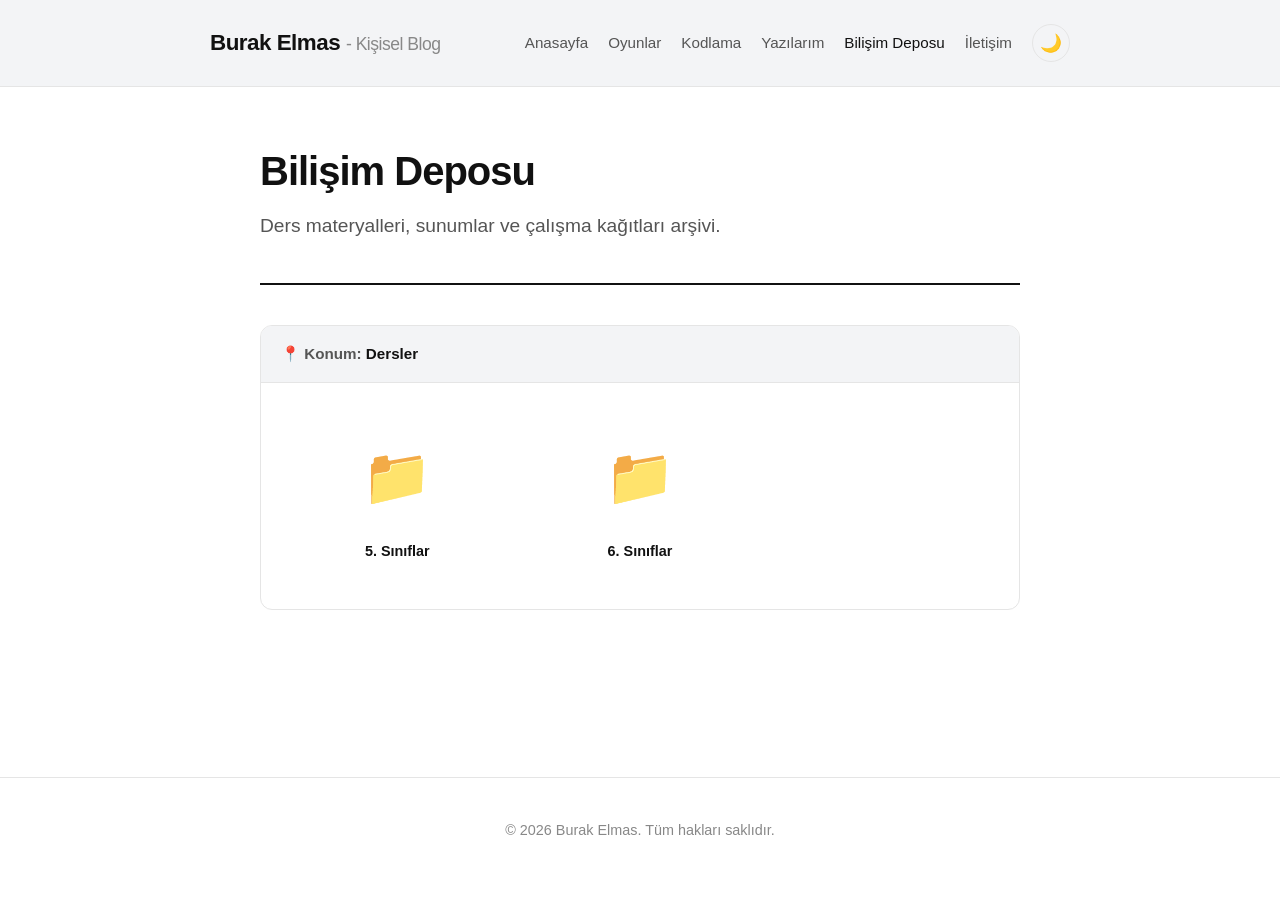
<file: bilisim-deposu.html>
<!DOCTYPE html>
<html lang="tr">
<head>
    <meta charset="UTF-8">
    <meta name="viewport" content="width=device-width, initial-scale=1.0">
    <title>Bilişim Deposu - Burak Elmas</title>
    <link rel="stylesheet" href="style.css">
</head>
<body>

    <header>
        <nav>
            <a href="index.html" class="logo">Burak Elmas <span class="logo-sub">- Kişisel Blog</span></a>

            <ul class="menu">
                <li><a href="index.html">Anasayfa</a></li>
                <li><a href="oyunlar.html">Oyunlar</a></li>
                <li><a href="kodlama.html">Kodlama</a></li>
                <li><a href="yazilarim.html">Yazılarım</a></li>
                <li><a href="bilisim-deposu.html" class="active">Bilişim Deposu</a></li>
                <li><a href="iletisim.html">İletişim</a></li>
                <li><button id="theme-toggle" class="theme-btn" title="Temayı Değiştir">🌙</button></li>
            </ul>
        </nav>
    </header>

    <main>
        <section class="hero">
            <h1>Bilişim Deposu</h1>
            <p>Ders materyalleri, sunumlar ve çalışma kağıtları arşivi.</p>
        </section>

        <section class="file-manager">
            
            <div class="path-bar">
                <span>📍 Konum: </span>
                <span id="current-path" class="path-text">Dersler</span>
            </div>

            <div id="explorer-window" class="explorer-grid">
                </div>

        </section>
    </main>

    <footer>
        <p>&copy; 2026 Burak Elmas. Tüm hakları saklıdır.</p>
    </footer>

    <script>
// --- KLASÖR VE DOSYA SİSTEMİ ---
        const dosyaSistemi = {
            "Dersler": [
                { tip: "klasor", ad: "5. Sınıflar", hedef: "5. Siniflar" },
                { tip: "klasor", ad: "6. Sınıflar", hedef: "6. Siniflar" }

            ],
            
            // --- 5. SINIFLAR ANA KLASÖRÜ ---
            "5. Siniflar": [
                { tip: "klasor", ad: "Ana Dizine Dön", hedef: "Dersler", ikon: "↩️" },
                { tip: "klasor", ad: "Mart-Son", hedef: "5. Siniflar - Mart-Son" },
                { tip: "klasor", ad: "Nisan-1", hedef: "5. Siniflar - Nisan-1" },
                { tip: "klasor", ad: "Nisan-2", hedef: "5. Siniflar - Nisan-2" },
                { tip: "klasor", ad: "Nisan-3", hedef: "5. Siniflar - Nisan-3" }
        
            ],
            
            // --- 6. SINIFLAR ANA KLASÖRÜ ---
            "6. Siniflar": [
                { tip: "klasor", ad: "Ana Dizine Dön", hedef: "Dersler", ikon: "↩️" },
                { tip: "klasor", ad: "Mart-Son", hedef: "6. Siniflar - Mart-Son" },
                { tip: "klasor", ad: "Nisan-1", hedef: "6. Siniflar - Nisan-1" },
                { tip: "klasor", ad: "Nisan-2", hedef: "6. Siniflar - Nisan-2" },
                { tip: "klasor", ad: "Nisan-3", hedef: "6. Siniflar - Nisan-3" }
            ],

            

            // --- YENİ EKLENEN ALT KLASÖRLERİN İÇERİKLERİ ---
            // Bu klasörlere şimdilik sadece "Geri Dön" butonu ekledik. Kendi ders materyallerini buralara yerleştirebilirsin.
            
            "5. Siniflar - Mart-Son": [ { tip: "klasor", ad: "Üst Klasöre Dön", hedef: "5. Siniflar", ikon: "↩️" },
                { tip: "dosya", ad: "Problem-Belirleme-ve-Algoritma-Olusturma-1.pdf", url: "dersler/5_sinif/Problem-Belirleme-ve-Algoritma-Olusturma-1.pdf" },
                { tip: "dosya", ad: "problem çözme oyunu.pptx", url: "dersler/5_sinif/problem çözme oyunu.pptx" },
                { tip: "dosya", ad: "2.Dönem 2. Hafta Problem Çözme Stratejileri.pptx", url: "dersler/5_sinif/2.Dönem 2. Hafta Problem Çözme Stratejileri.pptx" },
                { tip: "dosya", ad: "2. Dönem 1. Hafta Problem.pptx", url: "dersler/5_sinif/2. Dönem 1. Hafta Problem.pptx" }
 ],
            "5. Siniflar - Nisan-1": [ { tip: "klasor", ad: "Üst Klasöre Dön", hedef: "5. Siniflar", ikon: "↩️" } ],
            "5. Siniflar - Nisan-2": [ { tip: "klasor", ad: "Üst Klasöre Dön", hedef: "5. Siniflar", ikon: "↩️" } ],
            "5. Siniflar - Nisan-3": [ { tip: "klasor", ad: "Üst Klasöre Dön", hedef: "5. Siniflar", ikon: "↩️" } ],

            "6. Siniflar - Mart-Son": [ { tip: "klasor", ad: "Üst Klasöre Dön", hedef: "6. Siniflar", ikon: "↩️" } ],
            "6. Siniflar - Nisan-1": [ { tip: "klasor", ad: "Üst Klasöre Dön", hedef: "6. Siniflar", ikon: "↩️" } ],
            "6. Siniflar - Nisan-2": [ { tip: "klasor", ad: "Üst Klasöre Dön", hedef: "6. Siniflar", ikon: "↩️" } ],
            "6. Siniflar - Nisan-3": [ { tip: "klasor", ad: "Üst Klasöre Dön", hedef: "6. Siniflar", ikon: "↩️" } ]
        };

        const explorerWindow = document.getElementById('explorer-window');
        const currentPathText = document.getElementById('current-path');

        // Uzantıya göre uygun emojiyi seçen fonksiyon
        function getDosyaIkonu(dosyaAdi) {
            const ad = dosyaAdi.toLowerCase();
            if (ad.endsWith('.pdf')) return '📕'; 
            if (ad.endsWith('.pptx') || ad.endsWith('.ppt')) return '📊'; 
            if (ad.endsWith('.docx') || ad.endsWith('.doc')) return '📝'; 
            if (ad.endsWith('.xlsx') || ad.endsWith('.xls')) return '📈'; 
            if (ad.endsWith('.zip') || ad.endsWith('.rar')) return '🗂️'; 
            if (ad.endsWith('.png') || ad.endsWith('.jpg') || ad.endsWith('.jpeg')) return '🖼️'; 
            return '📄'; 
        }

        // Klasör içeriğini ekrana çizen fonksiyon
        function klasoruAc(klasorAdi) {
            explorerWindow.innerHTML = ''; 
            currentPathText.innerText = klasorAdi; 

            const icerikler = dosyaSistemi[klasorAdi];

            icerikler.forEach(oge => {
                const itemDiv = document.createElement('div');
                itemDiv.classList.add('explorer-item');

                if (oge.tip === "klasor") {
                    itemDiv.innerHTML = `
                        <div class="item-icon">${oge.ikon ? oge.ikon : '📁'}</div>
                        <div class="item-name">${oge.ad}</div>
                    `;
                    itemDiv.onclick = () => klasoruAc(oge.hedef); 
                } else if (oge.tip === "dosya") {
                    const dosyaIkonu = getDosyaIkonu(oge.ad);
                    itemDiv.innerHTML = `
                        <div class="item-icon">${dosyaIkonu}</div>
                        <div class="item-name">${oge.ad}</div>
                        <a href="${oge.url}" download class="item-download" title="İndir">⬇️</a>
                    `;
                }

                explorerWindow.appendChild(itemDiv);
            });
        }

        // Başlangıçta ana dizini aç
        klasoruAc("Dersler");
// --- Karanlık Mod Scripti ---
        const themeToggle = document.getElementById('theme-toggle');
        const body = document.body;
        
        // Sayfa yüklendiğinde eski tercihi kontrol et
        if (localStorage.getItem('theme') === 'dark') {
            body.classList.add('dark-mode');
            themeToggle.innerHTML = '☀️';
        }

        // Butona tıklandığında temayı değiştir
        themeToggle.addEventListener('click', () => {
            body.classList.toggle('dark-mode');
            if (body.classList.contains('dark-mode')) {
                localStorage.setItem('theme', 'dark');
                themeToggle.innerHTML = '☀️';
            } else {
                localStorage.setItem('theme', 'light');
                themeToggle.innerHTML = '🌙';
            }
        });

                </script>
</body>
</html>
</file>
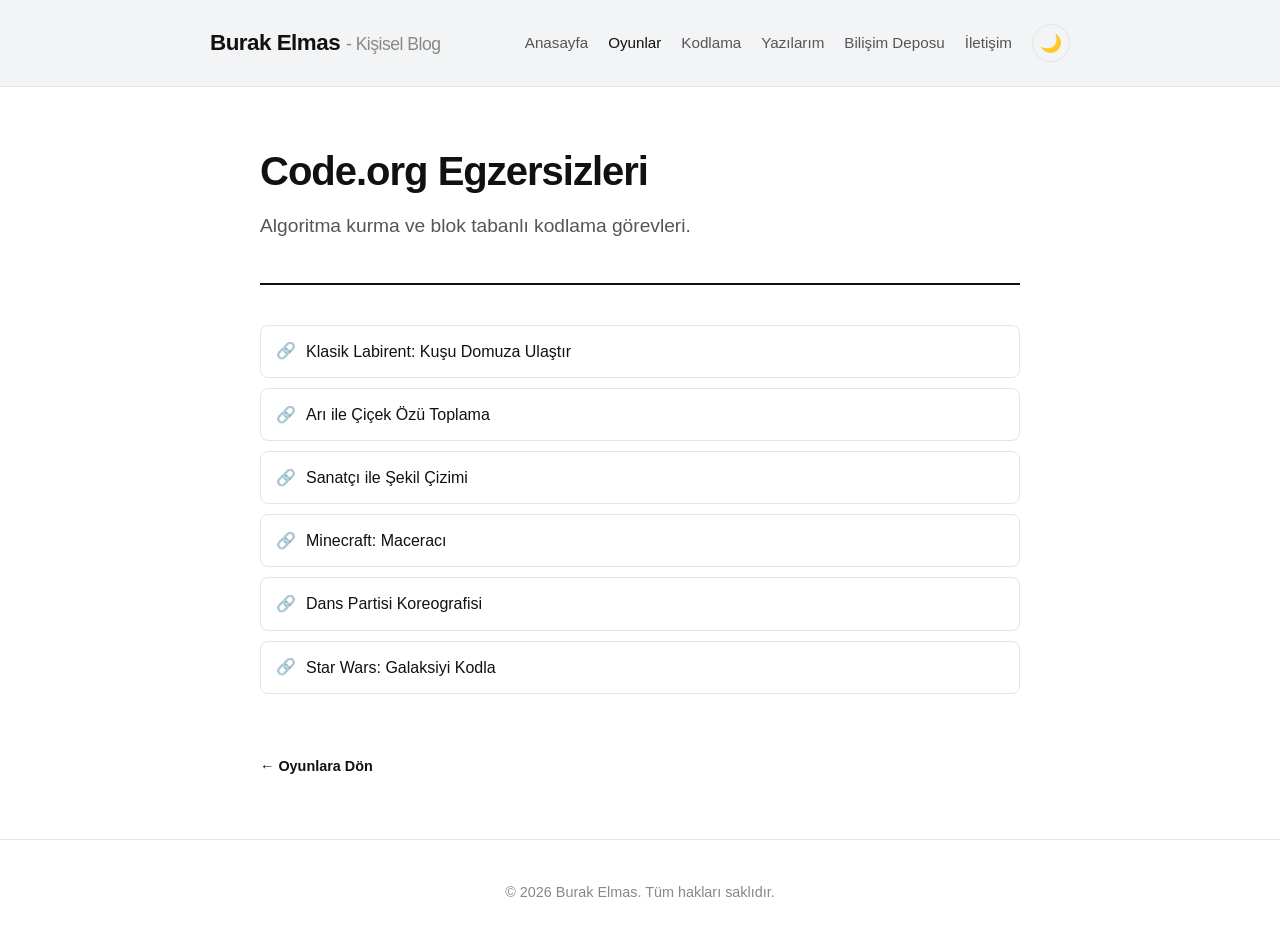
<file: codeorg.html>
<!DOCTYPE html>
<html lang="tr">
<head>
    <meta charset="UTF-8">
    <meta name="viewport" content="width=device-width, initial-scale=1.0">
    <title>Code.org Egzersizleri - Burak Elmas</title>
    <link rel="stylesheet" href="style.css">
</head>
<body>
    <header>
        <nav>
            <a href="index.html" class="logo">Burak Elmas <span class="logo-sub">- Kişisel Blog</span></a>

            <ul class="menu">
                <li><a href="index.html">Anasayfa</a></li>
                <li><a href="oyunlar.html" class="active">Oyunlar</a></li>
                <li><a href="#">Kodlama</a></li>
                <li><a href="yazilarim.html">Yazılarım</a></li>
                <li><a href="bilisim-deposu.html">Bilişim Deposu</a></li>
                <li><a href="iletisim.html">İletişim</a></li>
                <li><button id="theme-toggle" class="theme-btn">🌙</button></li>
            </ul>
        </nav>
    </header>

    <main>
        <section class="hero">
            <h1>Code.org Egzersizleri</h1>
            <p>Algoritma kurma ve blok tabanlı kodlama görevleri.</p>
        </section>

        <section class="link-groups-container">
            <div class="link-group">
                <div class="grouped-links">
                    <a href="https://studio.code.org/s/course1/lessons/4/levels/1" target="_blank">Klasik Labirent: Kuşu Domuza Ulaştır</a>
                    <a href="https://studio.code.org/s/course1/lessons/8/levels/1" target="_blank">Arı ile Çiçek Özü Toplama</a>
                    <a href="https://studio.code.org/s/course1/lessons/13/levels/1" target="_blank">Sanatçı ile Şekil Çizimi</a>
                    <a href="https://studio.code.org/s/mc/lessons/1/levels/1" target="_blank">Minecraft: Maceracı</a>
                    <a href="https://studio.code.org/s/dance-2019/lessons/1/levels/1" target="_blank">Dans Partisi Koreografisi</a>
                    <a href="https://studio.code.org/s/starwarsblocks/lessons/1/levels/1" target="_blank">Star Wars: Galaksiyi Kodla</a>
                </div>
            </div>

            <a href="oyunlar.html" class="read-more" style="margin-top: 20px; display: inline-block;">&larr; Oyunlara Dön</a>
        </section>
    </main>

    <footer>
        <p>&copy; 2026 Burak Elmas. Tüm hakları saklıdır.</p>
    </footer>

    <script>
        const themeToggle = document.getElementById('theme-toggle');
        const body = document.body;
        if (localStorage.getItem('theme') === 'dark') {
            body.classList.add('dark-mode');
            themeToggle.innerHTML = '☀️';
        }
        themeToggle.addEventListener('click', () => {
            body.classList.toggle('dark-mode');
            localStorage.setItem('theme', body.classList.contains('dark-mode') ? 'dark' : 'light');
            themeToggle.innerHTML = body.classList.contains('dark-mode') ? '☀️' : '🌙';
        });
    </script>
</body>
</html>
</file>
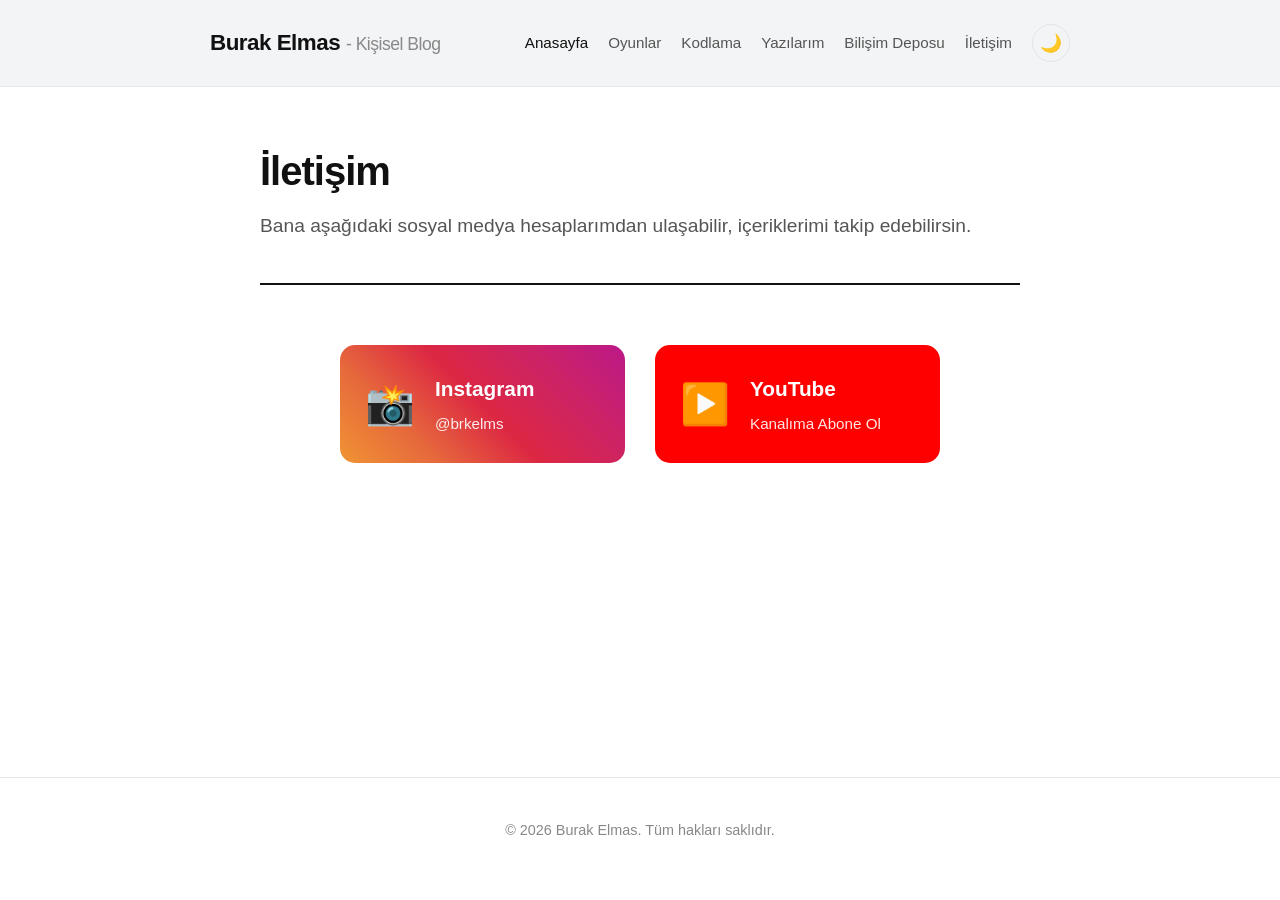
<file: iletisim.html>
<!DOCTYPE html>
<html lang="tr">
<head>
    <meta charset="UTF-8">
    <meta name="viewport" content="width=device-width, initial-scale=1.0">
    <title>İletişim - Burak Elmas</title>
    <link rel="stylesheet" href="style.css">
</head>
<body>

    <header>
        <nav>
            <a href="index.html" class="logo">Burak Elmas <span class="logo-sub">- Kişisel Blog</span></a>

            <ul class="menu">
                <li><a href="index.html" class="active">Anasayfa</a></li>
                <li><a href="oyunlar.html">Oyunlar</a></li>
                <li><a href="kodlama.html">Kodlama</a></li>
                <li><a href="yazilarim.html">Yazılarım</a></li>
                <li><a href="bilisim-deposu.html">Bilişim Deposu</a></li>
                <li><a href="iletisim.html">İletişim</a></li>
                <li><button id="theme-toggle" class="theme-btn" title="Temayı Değiştir">🌙</button></li>
            </ul>
        </nav>
    </header>

    <main>
        <section class="hero">
            <h1>İletişim</h1>
            <p>Bana aşağıdaki sosyal medya hesaplarımdan ulaşabilir, içeriklerimi takip edebilirsin.</p>
        </section>

        <section class="contact-section">
            <div class="social-links">
                
                <a href="https://instagram.com/brkelms" target="_blank" class="social-card instagram">
                    <div class="social-icon">📸</div>
                    <div class="social-text">
                        <h3>Instagram</h3>
                        <p>@brkelms</p>
                    </div>
                </a>

                <a href="https://youtube.com/@burakelmas5433" target="_blank" class="social-card youtube">
                    <div class="social-icon">▶️</div>
                    <div class="social-text">
                        <h3>YouTube</h3>
                        <p>Kanalıma Abone Ol</p>
                    </div>
                </a>

            </div>
        </section>
    </main>

    <footer>
        <p>&copy; 2026 Burak Elmas. Tüm hakları saklıdır.</p>
    </footer>

    <script>
        const themeToggle = document.getElementById('theme-toggle');
        const body = document.body;

        if (localStorage.getItem('theme') === 'dark') {
            body.classList.add('dark-mode');
            themeToggle.innerHTML = '☀️';
        }

        themeToggle.addEventListener('click', () => {
            body.classList.toggle('dark-mode');
            if (body.classList.contains('dark-mode')) {
                localStorage.setItem('theme', 'dark');
                themeToggle.innerHTML = '☀️';
            } else {
                localStorage.setItem('theme', 'light');
                themeToggle.innerHTML = '🌙';
            }
        });
    </script>

</body>
</html>
</file>
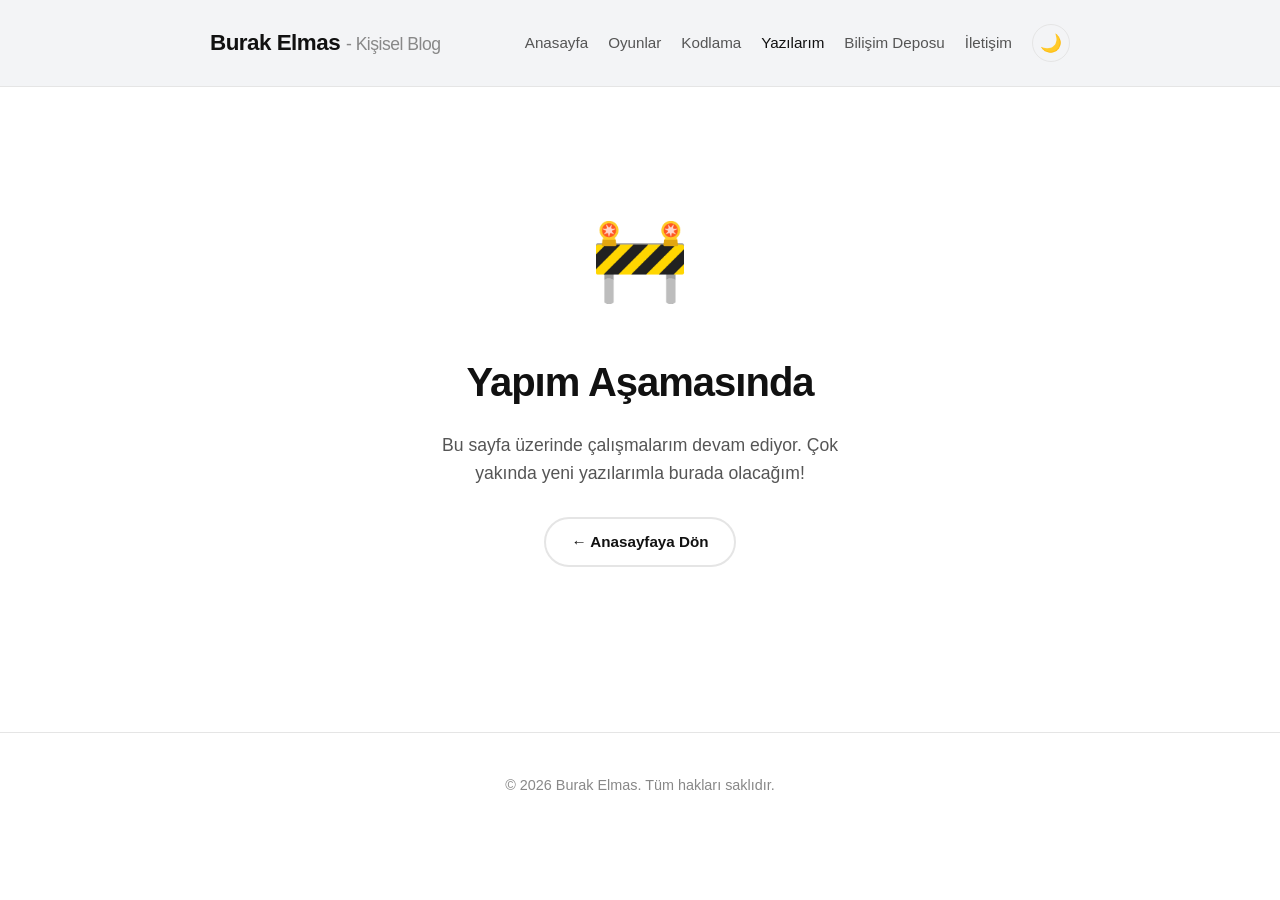
<file: kodlama.html>
<!DOCTYPE html>
<html lang="tr">
<head>
    <meta charset="UTF-8">
    <meta name="viewport" content="width=device-width, initial-scale=1.0">
    <title>Yazılarım - Burak Elmas</title>
    <link rel="stylesheet" href="style.css">
</head>
<body>

    <header>
        <nav>
            <div class="logo">Burak Elmas <span class="logo-sub">- Kişisel Blog</span></div>
            <ul class="menu">
                <li><a href="index.html">Anasayfa</a></li>
                <li><a href="oyunlar.html">Oyunlar</a></li>
                <li><a href="#">Kodlama</a></li>
                <li><a href="yazilarim.html" class="active">Yazılarım</a></li>
                <li><a href="bilisim-deposu.html">Bilişim Deposu</a></li>
                <li><a href="iletisim.html">İletişim</a></li>
                <li><button id="theme-toggle" class="theme-btn" title="Temayı Değiştir">🌙</button></li>
            </ul>
        </nav>
    </header>

    <main class="construction-main">
        <div class="construction-container">
            <div class="construction-icon">🚧</div>
            <h1>Yapım Aşamasında</h1>
            <p>Bu sayfa üzerinde çalışmalarım devam ediyor. Çok yakında yeni yazılarımla burada olacağım!</p>
            <a href="index.html" class="back-btn">&larr; Anasayfaya Dön</a>
        </div>
    </main>

    <footer>
        <p>&copy; 2026 Burak Elmas. Tüm hakları saklıdır.</p>
    </footer>

    <script>
        const themeToggle = document.getElementById('theme-toggle');
        const body = document.body;

        if (localStorage.getItem('theme') === 'dark') {
            body.classList.add('dark-mode');
            themeToggle.innerHTML = '☀️';
        }

        themeToggle.addEventListener('click', () => {
            body.classList.toggle('dark-mode');
            if (body.classList.contains('dark-mode')) {
                localStorage.setItem('theme', 'dark');
                themeToggle.innerHTML = '☀️';
            } else {
                localStorage.setItem('theme', 'light');
                themeToggle.innerHTML = '🌙';
            }
        });
    </script>

</body>
</html>
</file>
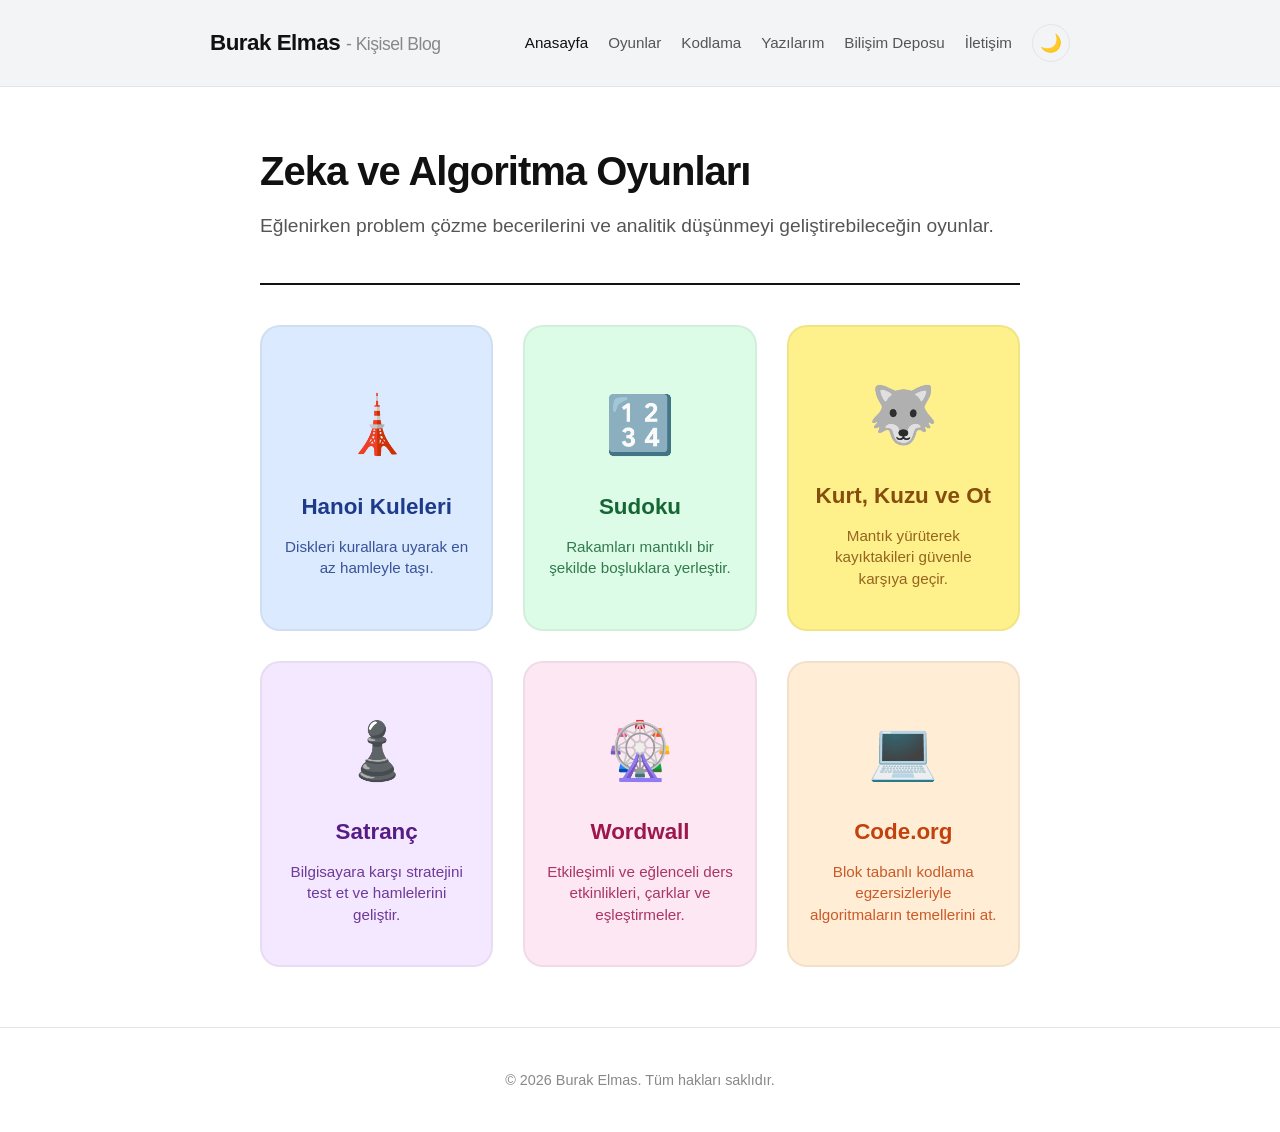
<file: oyunlar.html>
<!DOCTYPE html>
<html lang="tr">
<head>
    <meta charset="UTF-8">
    <meta name="viewport" content="width=device-width, initial-scale=1.0">
    <title>Oyunlar - Burak Elmas</title>
    <link rel="stylesheet" href="style.css">
</head>
<body>

    <header>
        <nav>
            <a href="index.html" class="logo">Burak Elmas <span class="logo-sub">- Kişisel Blog</span></a>
            <ul class="menu">
               <li><a href="index.html" class="active">Anasayfa</a></li>
                <li><a href="oyunlar.html">Oyunlar</a></li>
                <li><a href="kodlama.html">Kodlama</a></li>
                <li><a href="yazilarim.html">Yazılarım</a></li>
                <li><a href="bilisim-deposu.html">Bilişim Deposu</a></li>
                <li><a href="iletisim.html">İletişim</a></li>
                <li><button id="theme-toggle" class="theme-btn" title="Temayı Değiştir">🌙</button></li>
            </ul>
        </nav>
    </header>

    <main>
        <section class="hero">
            <h1>Zeka ve Algoritma Oyunları</h1>
            <p>Eğlenirken problem çözme becerilerini ve analitik düşünmeyi geliştirebileceğin oyunlar.</p>
        </section>

        <section class="games-section">
            <div class="games-grid">
                
                <a href="https://www.zekatestimerkezi.com/zekaoyunlari/hanoiKuleleri.php" target="_blank" class="game-card hanoi">
                    <div class="game-icon">🗼</div>
                    <h3>Hanoi Kuleleri</h3>
                    <p>Diskleri kurallara uyarak en az hamleyle taşı.</p>
                </a>

                <a href="https://sudokus.biz/" target="_blank" class="game-card sudoku">
                    <div class="game-icon">🔢</div>
                    <h3>Sudoku</h3>
                    <p>Rakamları mantıklı bir şekilde boşluklara yerleştir.</p>
                </a>

                <a href="https://www.dersimiz.com/oyna-boya/?oyun=15" target="_blank" class="game-card kurt">
                    <div class="game-icon">🐺</div>
                    <h3>Kurt, Kuzu ve Ot</h3>
                    <p>Mantık yürüterek kayıktakileri güvenle karşıya geçir.</p>
                </a>

<a href="https://www.chess.com/tr/play/computer" target="_blank" class="game-card satranc">
                    <div class="game-icon">♟️</div>
                    <h3>Satranç</h3>
                    <p>Bilgisayara karşı stratejini test et ve hamlelerini geliştir.</p>
                </a>
<a href="wordwall.html" class="game-card wordwall">
                    <div class="game-icon">🎡</div>
                    <h3>Wordwall</h3>
                    <p>Etkileşimli ve eğlenceli ders etkinlikleri, çarklar ve eşleştirmeler.</p>
                </a>

                <a href="codeorg.html" class="game-card codeorg">
                    <div class="game-icon">💻</div>
                    <h3>Code.org</h3>
                    <p>Blok tabanlı kodlama egzersizleriyle algoritmaların temellerini at.</p>
                </a>

            </div>
        </section>
    </main>

    <footer>
        <p>&copy; 2026 Burak Elmas. Tüm hakları saklıdır.</p>
    </footer>

    <script>
        const themeToggle = document.getElementById('theme-toggle');
        const body = document.body;

        if (localStorage.getItem('theme') === 'dark') {
            body.classList.add('dark-mode');
            themeToggle.innerHTML = '☀️';
        }

        themeToggle.addEventListener('click', () => {
            body.classList.toggle('dark-mode');
            if (body.classList.contains('dark-mode')) {
                localStorage.setItem('theme', 'dark');
                themeToggle.innerHTML = '☀️';
            } else {
                localStorage.setItem('theme', 'light');
                themeToggle.innerHTML = '🌙';
            }
        });
    </script>

</body>
</html>
</file>
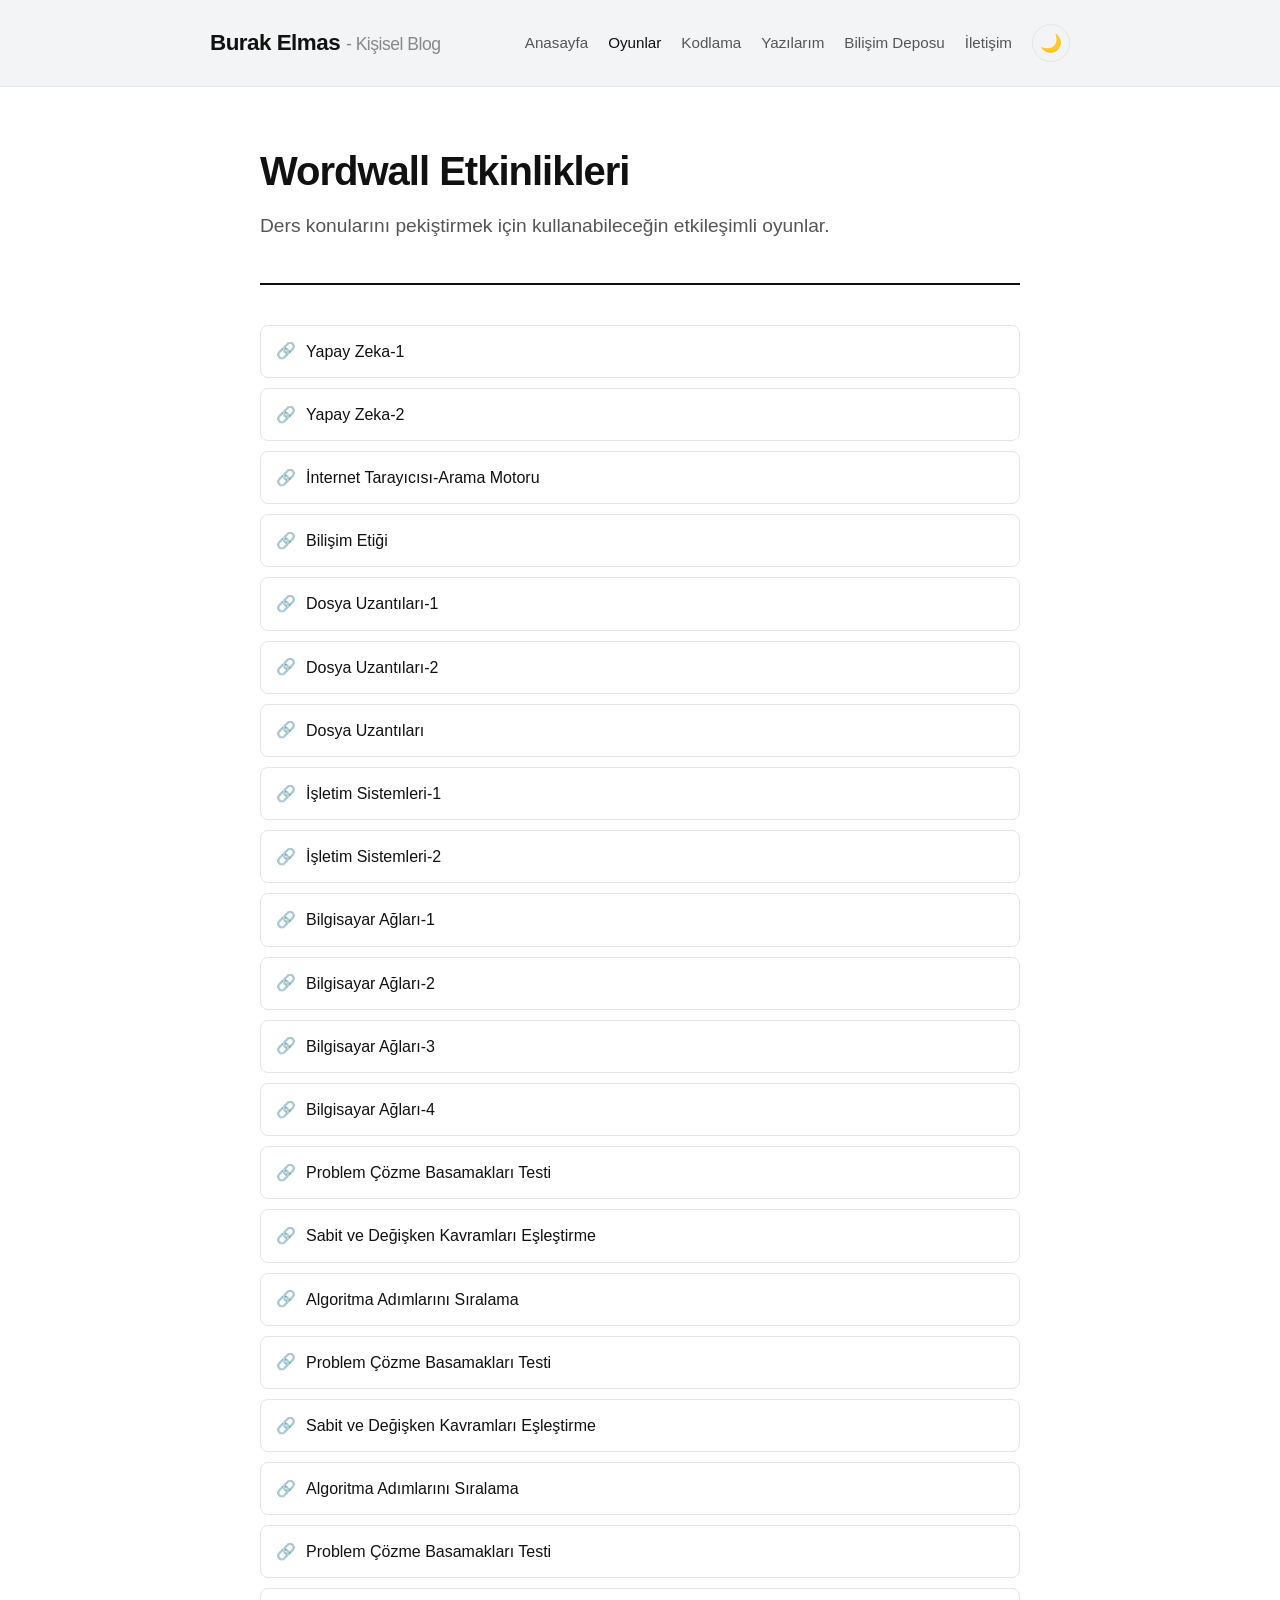
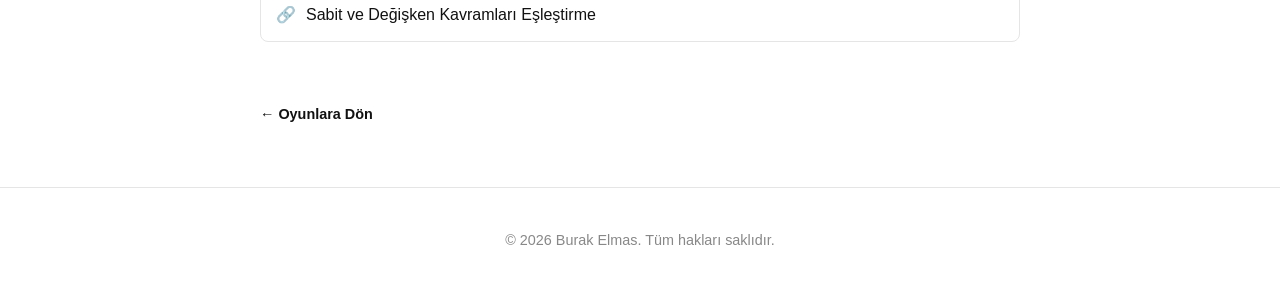
<file: wordwall.html>
<!DOCTYPE html>
<html lang="tr">
<head>
    <meta charset="UTF-8">
    <meta name="viewport" content="width=device-width, initial-scale=1.0">
    <title>Wordwall Etkinlikleri - Burak Elmas</title>
    <link rel="stylesheet" href="style.css">
</head>
<body>
    <header>
        <nav>
            <a href="index.html" class="logo">Burak Elmas <span class="logo-sub">- Kişisel Blog</span></a>
            <ul class="menu">
                <li><a href="index.html">Anasayfa</a></li>
                <li><a href="oyunlar.html" class="active">Oyunlar</a></li>
                <li><a href="kodlama.html">Kodlama</a></li>
                <li><a href="yazilarim.html">Yazılarım</a></li>
                <li><a href="bilisim-deposu.html">Bilişim Deposu</a></li>
                <li><a href="iletisim.html">İletişim</a></li>
                <li><button id="theme-toggle" class="theme-btn">🌙</button></li>
            </ul>
        </nav>
    </header>

    <main>
        <section class="hero">
            <h1>Wordwall Etkinlikleri</h1>
            <p>Ders konularını pekiştirmek için kullanabileceğin etkileşimli oyunlar.</p>
        </section>

        <section class="link-groups-container">
            <div class="link-group">
                <div class="grouped-links">
                    <a href="https://wordwall.net/tr/resource/91196658/yapay-zeka
" target="_blank">Yapay Zeka-1</a>
                    <a href="https://wordwall.net/tr/resource/68963278/bili%C5%9Fim-teknolojileri-ve-yaz%C4%B1l%C4%B1m/kim
" target="_blank">Yapay Zeka-2</a>
                    <a href="https://wordwall.net/tr/resource/9446060/internet-taray%C4%B1c%C4%B1s%C4%B1-arama-motoru
" target="_blank">İnternet Tarayıcısı-Arama Motoru</a>
                    <a href="https://wordwall.net/tr/resource/30407721/bili%C5%9Fim-eti%C4%9Fi
" target="_blank">Bilişim Etiği</a>
                    <a href="https://wordwall.net/tr/resource/7907383/dosya-uzant%C4%B1lar%C4%B1
" target="_blank">Dosya Uzantıları-1</a>
                    <a href="https://wordwall.net/tr/resource/25859703/bili%C5%9Fim-teknolojileri-ve-yaz%C4%B1l%C4%B1m/dosya
" target="_blank">Dosya Uzantıları-2</a>
<a href="#" target="_blank">Dosya Uzantıları</a>
                    <a href="https://wordwall.net/tr/resource/35982248/i%C5%9Fletim-sistemi
" target="_blank">İşletim Sistemleri-1</a>
                    <a href="https://wordwall.net/tr/resource/36306733/bili%C5%9Fim-teknolojileri-ve-yaz%C4%B1l%C4%B1m/i%C5%9Fletim
" target="_blank">İşletim Sistemleri-2</a>
                    <a href="https://wordwall.net/tr/resource/24261176/bilgisayar-a%C4%9Flar%C4%B1
" target="_blank">Bilgisayar Ağları-1</a>
                    <a href="https://wordwall.net/tr/resource/27008955/bili%C5%9Fim-teknolojileri-ve-yaz%C4%B1l%C4%B1m/bilgisayar
" target="_blank">Bilgisayar Ağları-2</a>
                    <a href="https://wordwall.net/tr/resource/38733119/bili%C5%9Fim-teknolojileri-ve-yaz%C4%B1l%C4%B1m/bilgisayar
" target="_blank">Bilgisayar Ağları-3</a>
<a href="#" target="_blank">Bilgisayar Ağları-4</a>
                    <a href="https://wordwall.net/tr/resource/23901583/bilgisayar-a%C4%9Flar%C4%B1
" target="_blank">Problem Çözme Basamakları Testi</a>
                    <a href="#" target="_blank">Sabit ve Değişken Kavramları Eşleştirme</a>
<a href="#" target="_blank">Algoritma Adımlarını Sıralama</a>
                    <a href="#" target="_blank">Problem Çözme Basamakları Testi</a>
                    <a href="#" target="_blank">Sabit ve Değişken Kavramları Eşleştirme</a>
<a href="#" target="_blank">Algoritma Adımlarını Sıralama</a>
                    <a href="#" target="_blank">Problem Çözme Basamakları Testi</a>
                    <a href="#" target="_blank">Sabit ve Değişken Kavramları Eşleştirme</a>
                </div>
            </div>

            <a href="oyunlar.html" class="read-more" style="margin-top: 20px; display: inline-block;">&larr; Oyunlara Dön</a>
        </section>
    </main>

    <footer>
        <p>&copy; 2026 Burak Elmas. Tüm hakları saklıdır.</p>
    </footer>

    <script>
        const themeToggle = document.getElementById('theme-toggle');
        const body = document.body;
        if (localStorage.getItem('theme') === 'dark') {
            body.classList.add('dark-mode');
            themeToggle.innerHTML = '☀️';
        }
        themeToggle.addEventListener('click', () => {
            body.classList.toggle('dark-mode');
            localStorage.setItem('theme', body.classList.contains('dark-mode') ? 'dark' : 'light');
            themeToggle.innerHTML = body.classList.contains('dark-mode') ? '☀️' : '🌙';
        });
    </script>
</body>
</html>
</file>
<file: style.css>
/* --- Renk Değişkenleri (Tema Yönetimi İçin) --- */
:root {
    --bg-color: #ffffff;
    --header-bg: #f3f4f6; 
    --text-primary: #111111;
    --text-secondary: #555555;
    --text-muted: #888888;
    --border-color: #e5e5e5;
    --card-border: #eaeaea;
}

/* Karanlık Mod Renkleri */
body.dark-mode {
    --bg-color: #121212; 
    --header-bg: #1a1a1a; 
    --text-primary: #f1f5f9;
    --text-secondary: #94a3b8;
    --text-muted: #64748b;
    --border-color: #334155;
    --card-border: #1e293b;
}

/* Temel Ayarlar */
* {
    box-sizing: border-box;
    margin: 0;
    padding: 0;
    font-family: -apple-system, BlinkMacSystemFont, "Segoe UI", Roboto, Helvetica, Arial, sans-serif;
}

body {
    background-color: var(--bg-color);
    color: var(--text-primary);
    line-height: 1.7;
    -webkit-font-smoothing: antialiased;
    transition: background-color 0.3s ease, color 0.3s ease; 
}

/* Header ve Navigasyon */
header {
    border-bottom: 1px solid var(--border-color);
    padding: 1.5rem 0;
    background-color: var(--header-bg);
    transition: background-color 0.3s ease;
}

nav {
    display: flex;
    justify-content: space-between;
    align-items: center;
    max-width: 900px;
    margin: auto;
    padding: 0 20px;
}

/* --- TIKLANABİLİR LOGO/İSİM TASARIMI --- */
.logo {
    font-size: 1.4rem;
    font-weight: 800;
    letter-spacing: -0.5px;
    color: var(--text-primary);
    text-decoration: none; /* Alt çizgiyi kaldırır */
    
    /* Yumuşak bir geçiş için transition ekliyoruz */
    transition: color 0.3s ease, background-image 0.3s ease;
    
    /* Gerekli: Arkaplanı metne kırpabilmek için */
    display: inline-block; 
}

/* FARE İLE ÜZERİNE GELİNCE (HOVER) INSTAGRAM EFEKTİ */
.logo:hover {
    /* Instagram'ın ikonik gradyan renkleri */
    background-image: linear-gradient(45deg, #f09433 0%, #e6683c 25%, #dc2743 50%, #cc2366 75%, #bc1888 100%);
    
    /* Bu gradyanı sadece metnin içine kırpar */
    -webkit-background-clip: text;
    background-clip: text;
    
    /* Metnin kendi rengini şeffaf yapar ki arkaplandaki gradyan görünsün */
    color: transparent;
    
    /* Karanlık modda da bu efektin canlı kalmasını sağlar */
    -webkit-text-fill-color: transparent; 
}
.logo-sub {
    font-weight: 400;
    color: var(--text-muted);
    font-size: 1.1rem;
}

.menu {
    list-style: none;
    display: flex;
    align-items: center;
    gap: 20px;
}

.menu a {
    color: var(--text-secondary);
    text-decoration: none;
    font-size: 0.95rem;
    font-weight: 500;
    transition: color 0.2s ease;
}

.menu a:hover, .menu a.active {
    color: var(--text-primary);
}

/* Sadece Emoji İçeren Tema Butonu */
.theme-btn {
    background: transparent;
    border: 1px solid var(--border-color);
    color: var(--text-primary);
    width: 38px;
    height: 38px;
    border-radius: 50%;
    cursor: pointer;
    font-size: 1.1rem;
    display: flex;
    align-items: center;
    justify-content: center;
    transition: all 0.2s ease;
}

.theme-btn:hover {
    background-color: var(--border-color);
    transform: scale(1.05);
}

/* Ana İçerik Alanı */
main {
    max-width: 800px;
    margin: 0 auto;
    padding: 0 20px;
    min-height: 70vh;
}

/* Hero Bölümü */
.hero {
    padding: 60px 0 40px;
    border-bottom: 2px solid var(--text-primary);
    margin-bottom: 40px;
}

.hero h1 {
    font-size: 2.5rem;
    font-weight: 800;
    line-height: 1.2;
    letter-spacing: -1px;
    margin-bottom: 15px;
    color: var(--text-primary);
}

.hero p {
    font-size: 1.2rem;
    color: var(--text-secondary);
}

/* Yazı Kartları */
.section-header h2 {
    font-size: 1.1rem;
    text-transform: uppercase;
    letter-spacing: 2px;
    color: var(--text-muted);
    margin-bottom: 30px;
}

.post-card {
    padding: 30px 0;
    border-bottom: 1px solid var(--card-border);
}

.post-card:last-child {
    border-bottom: none;
}

.post-date {
    display: block;
    font-size: 0.85rem;
    color: var(--text-muted);
    margin-bottom: 8px;
    font-weight: 600;
    letter-spacing: 1px;
}

.post-card h3 {
    font-size: 1.8rem;
    line-height: 1.3;
    margin-bottom: 12px;
    font-weight: 700;
}

.post-card h3 a {
    color: var(--text-primary);
    text-decoration: none;
    transition: color 0.2s;
}

.post-card h3 a:hover {
    color: var(--text-secondary);
}

.post-excerpt {
    color: var(--text-secondary);
    margin-bottom: 15px;
    font-size: 1.05rem;
}

/* Okumaya Devam Et Linki */
.read-more {
    display: inline-flex;
    align-items: center;
    color: var(--text-primary);
    text-decoration: none;
    font-weight: 600;
    font-size: 0.9rem;
    border-bottom: 1px solid transparent;
    transition: border-color 0.2s ease;
}

.read-more:hover {
    border-color: var(--text-primary);
}

/* Footer Tasarımı */
footer {
    text-align: center;
    padding: 40px 20px;
    border-top: 1px solid var(--border-color);
    color: var(--text-muted);
    font-size: 0.9rem;
    margin-top: 60px;
}
/* --- BİLİŞİM DEPOSU SAYFASI EKLENTİLERİ --- */

/* Filtreleme Butonları */
.filter-controls {
    display: flex;
    gap: 15px;
    margin-bottom: 30px;
}

.filter-btn {
    background-color: transparent;
    border: 1px solid var(--border-color);
    color: var(--text-secondary);
    padding: 8px 16px;
    border-radius: 20px;
    cursor: pointer;
    font-size: 0.95rem;
    font-weight: 600;
    transition: all 0.2s ease;
}

.filter-btn:hover {
    border-color: var(--text-primary);
    color: var(--text-primary);
}

.filter-btn.active {
    background-color: var(--text-primary);
    color: var(--bg-color);
    border-color: var(--text-primary);
}

/* Dosya Listesi ve Elemanları */
.file-list {
    display: flex;
    flex-direction: column;
}

.file-item {
    display: flex;
    align-items: center;
    padding: 20px 0;
    border-bottom: 1px solid var(--card-border);
    transition: transform 0.2s ease;
}

.file-item:last-child {
    border-bottom: none;
}

.file-item:hover {
    transform: translateX(5px); /* Üzerine gelince hafif sağa kayma efekti */
}

.file-icon {
    font-size: 2rem;
    margin-right: 20px;
    opacity: 0.8;
}

.file-info {
    flex-grow: 1;
}

.file-info h3 {
    font-size: 1.2rem;
    color: var(--text-primary);
    margin-bottom: 5px;
    font-weight: 600;
}

.file-info p {
    font-size: 0.95rem;
    color: var(--text-secondary);
}

/* İndir Butonu */
.download-btn {
    display: inline-flex;
    align-items: center;
    padding: 8px 16px;
    background-color: var(--border-color);
    color: var(--text-primary);
    text-decoration: none;
    font-size: 0.85rem;
    font-weight: 700;
    border-radius: 6px;
    transition: all 0.2s ease;
    margin-left: 20px;
}

.download-btn:hover {
    background-color: var(--text-primary);
    color: var(--bg-color);
}
/* --- OYUNLAR SAYFASI EKLENTİLERİ --- */

/* Izgara (Grid) Yapısı: Kutuları yan yana dizer */
.games-grid {
    display: grid;
    grid-template-columns: repeat(auto-fit, minmax(220px, 1fr));
    gap: 30px;
    margin-top: 20px;
    margin-bottom: 50px;
}

/* Oyun Kartlarının Temel Tasarımı */
.game-card {
    display: flex;
    flex-direction: column;
    align-items: center;
    justify-content: center;
    padding: 40px 20px;
    border-radius: 20px;
    text-decoration: none;
    transition: transform 0.3s ease, box-shadow 0.3s ease;
    text-align: center;
    border: 2px solid rgba(0,0,0,0.05);
}

.game-card:hover {
    transform: translateY(-8px); /* Üzerine gelince yukarı kalkma efekti */
    box-shadow: 0 15px 25px rgba(0,0,0,0.1);
}

.game-icon {
    font-size: 3.5rem;
    margin-bottom: 15px;
    transition: transform 0.3s ease;
}

.game-card:hover .game-icon {
    transform: scale(1.1); /* Üzerine gelince emojiyi hafif büyütür */
}

.game-card h3 {
    font-size: 1.4rem;
    margin-bottom: 10px;
    font-weight: 800;
}

.game-card p {
    font-size: 0.95rem;
    line-height: 1.4;
    opacity: 0.85;
}

/* Tatlı ve Farklı Renkler (Pastel Tonlar) */
.game-card.hanoi {
    background-color: #dbeafe; /* Pastel Mavi */
    color: #1e3a8a; /* Koyu Mavi Yazı */
}

.game-card.sudoku {
    background-color: #dcfce7; /* Pastel Yeşil */
    color: #166534; /* Koyu Yeşil Yazı */
}

.game-card.kurt {
    background-color: #fef08a; /* Pastel Sarı */
    color: #854d0e; /* Koyu Hardal/Kahverengi Yazı */
}

/* Karanlık Mod İstisnası */
body.dark-mode .game-card.hanoi,
body.dark-mode .game-card.sudoku,
body.dark-mode .game-card.kurt {
    /* Karanlık modda da bu kartların içindeki yazı renklerini sabit tutuyoruz ki okunaklı olsunlar */
}
/* Oyun 4: Satranç (Pastel Mor) */
.game-card.satranc {
    background-color: #f3e8ff; /* Pastel Mor */
    color: #581c87; /* Koyu Mor Yazı */
}

/* Karanlık mod istisnasına satrancı da ekliyoruz ki renkleri bozulmasın */
body.dark-mode .game-card.satranc {
    color: #581c87;
}

/* --- İLETİŞİM SAYFASI EKLENTİLERİ --- */

.contact-section {
    display: flex;
    justify-content: center;
    align-items: center;
    padding: 20px 0 60px 0;
}

.social-links {
    display: flex;
    gap: 30px;
    width: 100%;
    max-width: 600px;
}

/* Sosyal Medya Kartları Temel Tasarımı */
.social-card {
    flex: 1;
    display: flex;
    align-items: center;
    padding: 25px;
    border-radius: 15px;
    text-decoration: none;
    transition: transform 0.3s ease, box-shadow 0.3s ease;
    border: 1px solid var(--border-color);
}

.social-card:hover {
    transform: translateY(-5px);
    box-shadow: 0 10px 20px rgba(0,0,0,0.05);
}

.social-icon {
    font-size: 2.5rem;
    margin-right: 20px;
}

.social-text h3 {
    font-size: 1.3rem;
    margin-bottom: 5px;
    font-weight: 700;
}

.social-text p {
    font-size: 0.95rem;
    opacity: 0.9;
}

/* Instagram Kartı Renkleri */
.social-card.instagram {
    background: linear-gradient(45deg, #f09433 0%, #e6683c 25%, #dc2743 50%, #cc2366 75%, #bc1888 100%);
    color: white;
    border: none;
}

/* YouTube Kartı Renkleri */
.social-card.youtube {
    background-color: #ff0000;
    color: white;
    border: none;
}

/* Mobil Uyumluluk İçin (Ekran küçüldüğünde alt alta geçsin) */
@media (max-width: 600px) {
    .social-links {
        flex-direction: column;
    }
}
/* --- RESİMLİ YAZI LİSTESİ (ARTICLE CARD) TASARIMI --- */

.article-list {
    display: flex;
    flex-direction: column;
    gap: 30px;
    margin-bottom: 50px;
}

.article-card {
    display: flex;
    gap: 25px;
    padding: 20px;
    border: 1px solid var(--card-border);
    border-radius: 12px;
    transition: transform 0.2s ease, box-shadow 0.2s ease, border-color 0.2s ease;
    background-color: transparent;
}

.article-card:hover {
    transform: translateY(-3px);
    box-shadow: 0 8px 20px rgba(0,0,0,0.06);
    border-color: var(--text-primary);
}

.article-thumb {
    flex-shrink: 0;
    width: 220px;
    height: 150px;
    border-radius: 8px;
    overflow: hidden;
}

.article-thumb img {
    width: 100%;
    height: 100%;
    object-fit: cover; /* Resmi en-boy oranını bozmadan kutuya sığdırır */
    transition: transform 0.3s ease;
}

.article-card:hover .article-thumb img {
    transform: scale(1.05); /* Üzerine gelince resim hafifçe yakınlaşır */
}

.article-content {
    flex-grow: 1;
    display: flex;
    flex-direction: column;
    justify-content: center;
}

.article-content h3 {
    font-size: 1.4rem;
    margin-bottom: 10px;
    line-height: 1.3;
}

.article-content h3 a {
    color: var(--text-primary);
    text-decoration: none;
    transition: color 0.2s ease;
}

.article-content h3 a:hover {
    color: var(--text-secondary);
}

/* Mobilde ve Dar Ekranlarda Görünüm */
@media (max-width: 650px) {
    .article-card {
        flex-direction: column; /* Mobilde resim üste, yazı alta geçer */
        padding: 15px;
        gap: 15px;
    }
    
    .article-thumb {
        width: 100%;
        height: 200px;
    }
}
/* --- YAPIM AŞAMASINDA SAYFASI EKLENTİLERİ --- */

.construction-main {
    display: flex;
    align-items: center;
    justify-content: center;
    min-height: 65vh;
    text-align: center;
}

.construction-container {
    padding: 40px 20px;
    max-width: 500px;
}

.construction-icon {
    font-size: 5rem;
    margin-bottom: 20px;
    animation: pulse 2s infinite; /* İkonun hafifçe nefes alıp vermesi için animasyon */
}

.construction-container h1 {
    font-size: 2.5rem;
    margin-bottom: 15px;
    color: var(--text-primary);
    font-weight: 800;
    letter-spacing: -1px;
}

.construction-container p {
    font-size: 1.1rem;
    color: var(--text-secondary);
    margin-bottom: 30px;
    line-height: 1.6;
}

.back-btn {
    display: inline-block;
    padding: 10px 25px;
    background-color: transparent;
    color: var(--text-primary);
    text-decoration: none;
    border: 2px solid var(--border-color);
    border-radius: 30px;
    font-weight: 600;
    font-size: 0.95rem;
    transition: all 0.3s ease;
}

.back-btn:hover {
    background-color: var(--text-primary);
    color: var(--bg-color);
    border-color: var(--text-primary);
}

/* Nefes Alma (Pulse) Animasyonu */
@keyframes pulse {
    0% { transform: scale(1); }
    50% { transform: scale(1.1); }
    100% { transform: scale(1); }
}

/* --- KLASÖR GEZGİNİ (FILE MANAGER) TASARIMI --- */

.file-manager {
    border: 1px solid var(--border-color);
    border-radius: 12px;
    background-color: transparent;
    overflow: hidden;
    margin-bottom: 50px;
}

/* Üstteki Konum Çubuğu */
.path-bar {
    background-color: var(--header-bg);
    padding: 15px 20px;
    border-bottom: 1px solid var(--border-color);
    font-size: 0.95rem;
    font-weight: 600;
    color: var(--text-secondary);
}

.path-text {
    color: var(--text-primary);
}

/* Klasör ve Dosyaların Izgarası */
.explorer-grid {
    display: grid;
    grid-template-columns: repeat(auto-fill, minmax(180px, 1fr));
    gap: 20px;
    padding: 25px;
}

/* Klasör/Dosya İkonu Kutusu */
.explorer-item {
    display: flex;
    flex-direction: column;
    align-items: center;
    padding: 20px 15px;
    border-radius: 8px;
    cursor: pointer;
    transition: background-color 0.2s ease, transform 0.2s ease;
    text-align: center;
    position: relative;
    border: 1px solid transparent;
}

.explorer-item:hover {
    background-color: var(--header-bg);
    border-color: var(--border-color);
    transform: translateY(-3px);
}

.item-icon {
    font-size: 3.5rem;
    margin-bottom: 15px;
}

.item-name {
    font-size: 0.9rem;
    font-weight: 600;
    color: var(--text-primary);
    word-break: break-word; /* Uzun dosya isimlerini alt satıra atar */
}

/* İndirme Butonu (Sadece dosyalarda görünür) */
.item-download {
    position: absolute;
    top: 10px;
    right: 10px;
    background-color: var(--bg-color);
    border: 1px solid var(--border-color);
    border-radius: 50%;
    width: 30px;
    height: 30px;
    display: flex;
    align-items: center;
    justify-content: center;
    text-decoration: none;
    font-size: 1rem;
    opacity: 0; /* Normalde gizli */
    transition: opacity 0.2s ease, transform 0.2s ease;
}

.explorer-item:hover .item-download {
    opacity: 1; /* Farenin imleci üzerine gelince görünür */
}

.item-download:hover {
    transform: scale(1.1);
    background-color: var(--text-primary);
}
/* Oyun 5: Wordwall (Pastel Pembe) */
.game-card.wordwall {
    background-color: #fce7f3; 
    color: #9d174d; 
}

/* Oyun 6: Code.org (Pastel Turuncu) */
.game-card.codeorg {
    background-color: #ffedd5; 
    color: #c2410c; 
}

/* Karanlık Mod İstisnaları */
body.dark-mode .game-card.wordwall { color: #9d174d; }
body.dark-mode .game-card.codeorg { color: #c2410c; }

/* --- LİNK LİSTESİ TASARIMI (Wordwall ve Code.org sayfaları için) --- */
.link-list-container {
    display: flex;
    flex-direction: column;
    gap: 15px;
    margin-bottom: 50px;
}

.link-item {
    display: flex;
    align-items: center;
    padding: 20px;
    background-color: transparent;
    border: 1px solid var(--border-color);
    border-radius: 10px;
    text-decoration: none;
    transition: transform 0.2s ease, box-shadow 0.2s ease, border-color 0.2s ease;
}

.link-item:hover {
    transform: translateX(5px);
    box-shadow: 0 5px 15px rgba(0,0,0,0.05);
    border-color: var(--text-primary);
}

.link-icon {
    font-size: 2rem;
    margin-right: 20px;
}

.link-content h3 {
    font-size: 1.2rem;
    color: var(--text-primary);
    margin-bottom: 5px;
    font-weight: 700;
}

.link-content p {
    font-size: 0.95rem;
    color: var(--text-secondary);
}
/* --- GRUPLANDIRILMIŞ LİNK LİSTELERİ TASARIMI --- */
.link-group {
    margin-bottom: 40px;
}

.link-group h3 {
    font-size: 1.3rem;
    color: var(--text-primary);
    margin-bottom: 15px;
    padding-bottom: 8px;
    border-bottom: 2px solid var(--border-color);
    font-weight: 700;
}

.grouped-links {
    display: flex;
    flex-direction: column;
    gap: 10px;
}

.grouped-links a {
    display: block;
    padding: 12px 20px 12px 45px;
    background-color: transparent;
    border: 1px solid var(--border-color);
    border-radius: 8px;
    color: var(--text-primary);
    text-decoration: none;
    font-weight: 500;
    font-size: 1rem;
    transition: all 0.2s ease;
    position: relative;
}

/* Linklerin başına küçük bir ikon ekler */
.grouped-links a::before {
    content: '🔗'; 
    position: absolute;
    left: 15px;
    top: 50%;
    transform: translateY(-50%);
    font-size: 1rem;
    opacity: 0.7;
}

.grouped-links a:hover {
    border-color: var(--text-primary);
    background-color: var(--header-bg);
    transform: translateX(5px);
}
/* --- MİNİMAL ZİYARETÇİ SAYACI --- */
.visitor-counter {
    margin-top: 10px;
    font-size: 0.8rem;
    color: var(--text-muted);
    opacity: 0.4; /* Sayacın dikkat çekmemesi için oldukça soluk */
    transition: opacity 0.3s ease;
    display: flex;
    align-items: center;
    justify-content: center;
    gap: 5px;
    cursor: default;
}

.visitor-counter:hover {
    opacity: 1; /* Ancak fareyle tam üzerine gelindiğinde netleşir */
}
</file>
